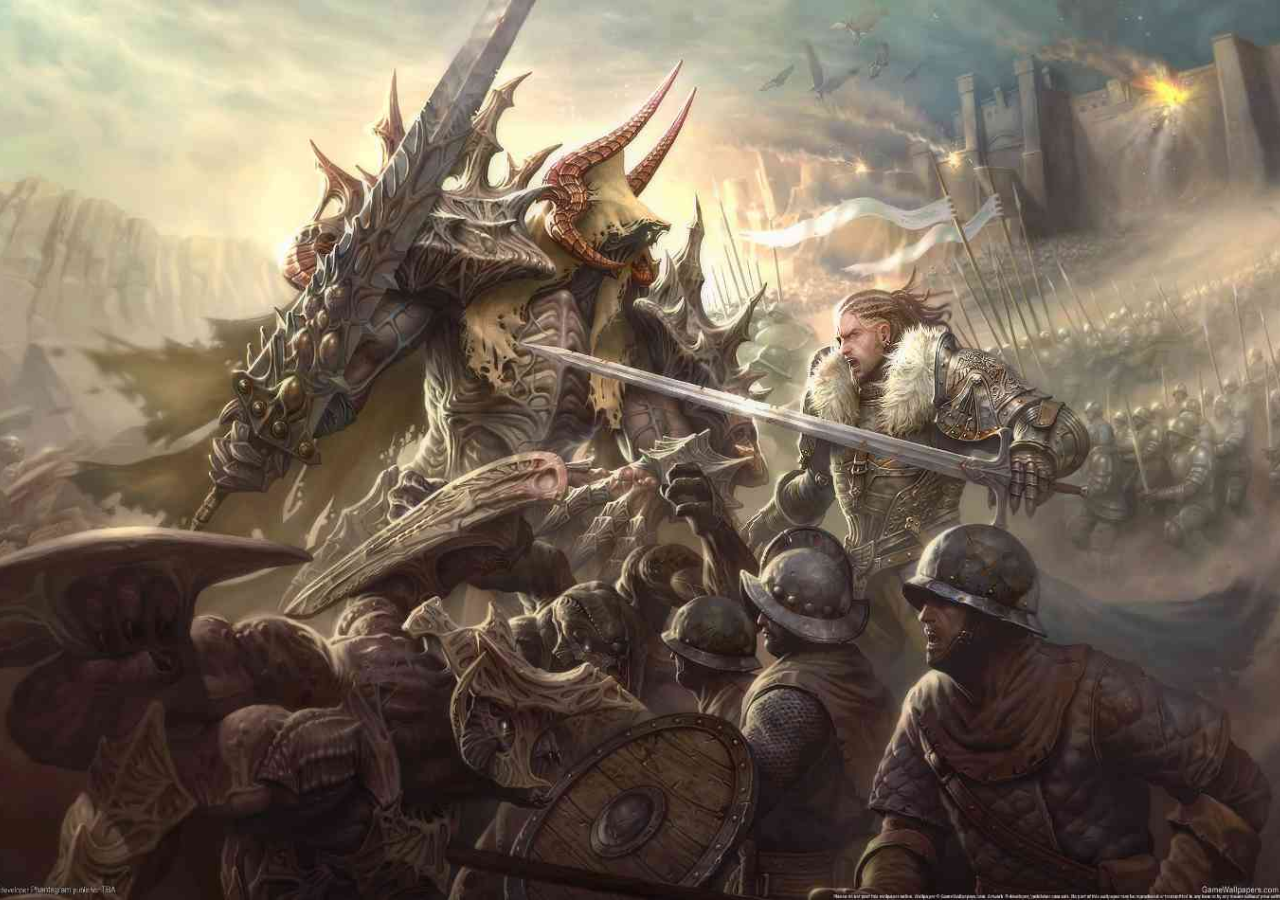
<file: index.html>
<!DOCTYPE html>
<html lang="ru"> <!-- TODO: придумать как динамически менять ru en и т.д.-->
<head>
    <meta charset="utf-8">
    <title>HEROgs</title>
    <meta name="viewport" content="width=device-width, initial-scale=1.0">
    <meta name="description" content="">
    <meta name="author" content="">

    <!--link rel="stylesheet/less" href="less/bootstrap.less" type="text/css" /-->
    <!--link rel="stylesheet/less" href="less/responsive.less" type="text/css" /-->
    <!--script src="js/less-1.3.3.min.js"></script-->
    <!--append ‘#!watch’ to the browser URL, then refresh the page. -->

    <link href="css/bootstrap.css" rel="stylesheet">
    <link href="css/bootstrap-theme.min.css" rel="stylesheet">
    <link rel="stylesheet" href="css/validationEngine.jquery.css" type="text/css"/>
    <link rel="stylesheet" href="css/index/gsv-standardize.css">
    <link rel="stylesheet" href="css/index/gsv-index-grid.css">
    <link rel="stylesheet" href="css/index/gsv-index.css">

    <!-- HTML5 shim, for IE6-8 support of HTML5 elements -->
    <!--[if lt IE 9]>
    <script src="js/html5shiv.js"></script>
    <![endif]-->

    <link rel="shortcut icon" href="favicon.ico">

</head>

<body class="body index clearfix">

<div id ="index"></div>

<script type="text/javascript" src="js/jquery-min.js"></script>
<script type="text/javascript" src="js/bootstrap.min.js"></script>
<script type="text/javascript" src="js/ejs_production.js"></script>
<script src="https://cdn.socket.io/socket.io-1.0.6.js"></script>
<script type="text/javascript" src="js/hgs_func_lib.js"></script>
<script type="text/javascript" src="js/index/index.js"></script>
<script src="js/jquery.validationEngine.js" type="text/javascript" charset="utf-8"></script>
<script type="text/javascript" src="js/validator.min.js"></script>
<script type="text/javascript" src="js/jsencrypt.min.js"></script>
</body>
</html>
</file>
<file: css/index/gsv-index-grid.css>
.fluid-span-1 {
  width: 6.5%;
}

.fluid-span-2 {
  width: 15%;
}

.fluid-span-3 {
  width: 23.5%;
}

.fluid-span-4 {
  width: 32%;
}

.fluid-span-5 {
  width: 40.5%;
}

.fluid-span-6 {
  width: 49%;
}

.fluid-span-7 {
  width: 57.5%;
}

.fluid-span-8 {
  width: 66%;
}

.fluid-span-9 {
  width: 74.5%;
}

.fluid-span-10 {
  width: 83%;
}

.fluid-span-11 {
  width: 91.5%;
}

.fluid-span-12 {
  width: 100%;
}

.fluid-offset-1 {
  margin-left: 8.5%;
}

.fluid-offset-2 {
  margin-left: 17%;
}

.fluid-offset-3 {
  margin-left: 25.5%;
}

.fluid-offset-4 {
  margin-left: 34%;
}

.fluid-offset-5 {
  margin-left: 42.5%;
}

.fluid-offset-6 {
  margin-left: 51%;
}

.fluid-offset-7 {
  margin-left: 59.5%;
}

.fluid-offset-8 {
  margin-left: 68%;
}

.fluid-offset-9 {
  margin-left: 76.5%;
}

.fluid-offset-10 {
  margin-left: 85%;
}

.fluid-offset-11 {
  margin-left: 93.5%;
}
</file>
<file: css/index/gsv-index.css>
body {
  min-width: none;
  height: 100%;
  min-height: nonepx;
  background: url('../../img/index/back7.jpg') rgb(0, 0, 0);
  background-size: cover;
  background-position: center center;
  font: 400 1em/1.38 Helvetica;
  /*
    color: rgb(255, 255, 255);
*/
  -webkit-transform: none;
  -moz-transform: none;
  -o-transform: none;
  -ms-transform: none;
  transform: none;
  -webkit-transition: none;
  -moz-transition: none;
  -o-transition: none;
  -ms-transition: none;
  transition: none;
  -webkit-filter: none;
  -moz-filter: none;
  -o-filter: none;
  -ms-filter: none;
  filter: none;
}

.element {
  width: 30.6565656565%;
  min-width: none;
  height: 174px;
  min-height: nonepx;
  margin: 207px auto 0;
  background: url('../../img/index/logo.png') rgba(0, 0, 0, 0);
  background-size: cover;
  background-position: center center;
  -webkit-transform: none;
  -moz-transform: none;
  -o-transform: none;
  -ms-transform: none;
  transform: none;
  -webkit-transition: none;
  -moz-transition: none;
  -o-transition: none;
  -ms-transition: none;
  transition: none;
  -webkit-filter: none;
  -moz-filter: none;
  -o-filter: none;
  -ms-filter: none;
  filter: none;
}

.text {
  position: relative;
  float: left;
  width: 14.3333333333%;
  min-width: none;
  min-height: 37px;
  margin-top: 16px;
  background-color: rgba(0, 0, 0, 0);
  font-size: 1em;
  font-weight: 400;
  line-height: 1.38;
    /*
  color: rgb(255, 255, 255);
    */
  -webkit-transform: none;
  -moz-transform: none;
  -o-transform: none;
  -ms-transform: none;
  transform: none;
  -webkit-transition: none;
  -moz-transition: none;
  -o-transition: none;
  -ms-transition: none;
  transition: none;
  -webkit-filter: none;
  -moz-filter: none;
  -o-filter: none;
  -ms-filter: none;
  filter: none;
}

._button {
  display: block;
  position: relative;
  float: left;
  width: 14.3999999999%;
  min-width: none;
  height: 42px;
  min-height: nonepx;
  margin-top: 33px;
  background-color: rgb(198, 0, 0);
  font-size: 1em;
  font-weight: 400;
  line-height: 1.38;
  text-align: center;
  color: rgb(255, 255, 255);
  -webkit-transform: none;
  -moz-transform: none;
  -o-transform: none;
  -ms-transform: none;
  transform: none;
  -webkit-transition: none;
  -moz-transition: none;
  -o-transition: none;
  -ms-transition: none;
  transition: none;
  -webkit-filter: none;
  -moz-filter: none;
  -o-filter: none;
  -ms-filter: none;
  filter: none;
}

.text-1 {
  z-index: 3;
  margin-left: 34.66383%;
}

.text-2 {
  z-index: 4;
  margin-left: 1.9989%;
  text-align: right;
}

._button-1 {
  clear: both;
  z-index: 1;
  margin-left: 34.63621%;
  border-radius: 5px;
}

._button-2 {
  z-index: 2;
  margin-left: 1.91604%;
  border-radius: 3px;
}

@media(max-width: 1200px) {
  .element {
    width: 47.0703125%;
    margin-top: 258px;
  }

  .text {
    position: relative;
  }

  ._button {
    position: relative;
    width: 22.5641025641%;
    margin-top: 38px;
  }

  .text-1 {
    z-index: 3;
    margin-left: 34.66667%;
  }

  .text-2 {
    z-index: 4;
    margin-left: 2%;
  }

  ._button-1 {
    z-index: 1;
    margin-left: 26.46224%;
  }

  ._button-2 {
    z-index: 2;
    margin-left: 1.93099%;
  }
}

@media(max-width: 1024px) {
  body {
    font-size: 1em;
  }

  .element {
    width: 63.4765625%;
    height: 194px;
    margin-top: 216px;
  }

  .text {
    position: relative;
    margin-top: 9px;
  }

  ._button {
    position: relative;
    width: 30.76171875%;
    margin-top: 60px;
  }

  .text-1 {
    z-index: 3;
    margin-left: 19.34662%;
  }

  .text-2 {
    z-index: 4;
    margin-left: 33.59833%;
  }

  ._button-1 {
    z-index: 1;
    margin-left: 18.35938%;
  }

  ._button-2 {
    z-index: 2;
    margin-left: 1.75629%;
  }
}

@media(max-width: 780px) {
  .element {
    margin-top: 236px;
  }

  .text {
    position: relative;
    width: 22.5641025641%;
    margin-top: 16px;
  }

  ._button {
    position: relative;
    margin-top: 33px;
  }

  .text-1 {
    z-index: 3;
    margin-left: 18.32933%;
  }

  .text-2 {
    z-index: 4;
    margin-left: 18.2091299999%;
  }

  ._button-1 {
    z-index: 1;
    margin-left: 18.31731%;
  }

  ._button-2 {
    z-index: 2;
    margin-left: 1.87901%;
  }
}

@media(max-width: 480px) {
  body {
    font-size: 1em;
  }

  .element {
    width: 96.0416666666%;
  }

  .text {
    position: relative;
    width: 30.625%;
  }

  ._button {
    position: relative;
    float: none;
    width: 79.5833333333%;
    margin-right: auto;
    margin-left: auto;
  }

  .text-1 {
    z-index: 3;
    margin-left: 10.20508%;
  }

  .text-2 {
    z-index: 4;
    margin-left: 18.33008%;
  }

  ._button-1 {
    clear: none;
    z-index: 1;
    margin-top: 0;
  }

  ._button-2 {
    z-index: 2;
    margin-top: 13px;
  }
}

.loginExist {
    color: #ff0000; /* Цвет текста */
}

.loginNoExist {
    color: #00ffff; /* Цвет текста */
}

/* Кнопка выбора русского языка слева внизу */
#sel_ru {
    position: fixed;
    left: 10px;
    bottom: 70px;
}

/* Кнопка выбора аглицкого языка слева внизу */
#sel_en {
    position: fixed;
    left: 55px;
    bottom: 70px;
}

#copyright {
    position: fixed;
    left: 10px;
    bottom: 5px;
}
</file>
<file: css/index/gsv-standardize.css>
/*! normalize.css v2.1.0 | MIT License | git.io/normalize */

/* ==========================================================================
   HTML5 display definitions
   ========================================================================== */

/**
 * Correct `block` display not defined in IE 8/9.
 */

article,
aside,
details,
figcaption,
figure,
footer,
header,
hgroup,
main,
nav,
section,
summary {
    display: block;
}

/**
 * Correct `inline-block` display not defined in IE 8/9.
 */

audio,
canvas,
video {
    display: inline-block;
}

/**
 * Prevent modern browsers from displaying `audio` without controls.
 * Remove excess height in iOS 5 devices.
 */

audio:not([controls]) {
    display: none;
    height: 0;
}

/**
 * Address styling not present in IE 8/9.
 */

[hidden] {
    display: none;
}

/* ==========================================================================
   Base
   ========================================================================== */

/**
 * 1. Set default font family to sans-serif.
 * 2. Prevent iOS text size adjust after orientation change, without disabling
 *    user zoom.
 * 3. Ensure that the HTML is always 100% height. This fixed body height issues in Chrome for example.
 */

html {
    font-family: sans-serif; /* 1 */
    -webkit-text-size-adjust: 100%; /* 2 */
    -ms-text-size-adjust: 100%; /* 2 */
    min-height: 100%;
}

/**
 * Remove default margin.
 */

body {
    margin: 0;
}

/* ==========================================================================
   Links
   ========================================================================== */

/**
 * Address `outline` inconsistency between Chrome and other browsers.
 */

a:focus {
    outline: thin dotted;
}

/**
 * Improve readability when focused and also mouse hovered in all browsers.
 */

a:active,
a:hover {
    outline: 0;
}

/* ==========================================================================
   Typography
   ========================================================================== */

/**
 * Address variable `h1` font-size and margin within `section` and `article`
 * contexts in Firefox 4+, Safari 5, and Chrome.
 */

h1 {
    font-size: 2em;
    margin: 0.67em 0;
}

/**
 * Address styling not present in IE 8/9, Safari 5, and Chrome.
 */

abbr[title] {
    border-bottom: 1px dotted;
}

/**
 * Address style set to `bolder` in Firefox 4+, Safari 5, and Chrome.
 */

b,
strong {
    font-weight: bold;
}

/**
 * Address styling not present in Safari 5 and Chrome.
 */

dfn {
    font-style: italic;
}

/**
 * Address differences between Firefox and other browsers.
 */

hr {
    -moz-box-sizing: content-box;
    box-sizing: content-box;
    height: 0;
}

/**
 * Address styling not present in IE 8/9.
 */

mark {
    background: #ff0;
    color: #000;
}

/**
 * Correct font family set oddly in Safari 5 and Chrome.
 */

code,
kbd,
pre,
samp {
    font-family: monospace, serif;
    font-size: 1em;
}

/**
 * Improve readability of pre-formatted text in all browsers.
 */

pre {
    white-space: pre-wrap;
}

/**
 * Set consistent quote types.
 */

q {
    quotes: "\201C" "\201D" "\2018" "\2019";
}

/**
 * Address inconsistent and variable font size in all browsers.
 */

small {
    font-size: 80%;
}

/**
 * Prevent `sub` and `sup` affecting `line-height` in all browsers.
 */

sub,
sup {
    font-size: 75%;
    line-height: 0;
    position: relative;
    vertical-align: baseline;
}

sup {
    top: -0.5em;
}

sub {
    bottom: -0.25em;
}

/* ==========================================================================
   Embedded content
   ========================================================================== */

/**
 * Remove border when inside `a` element in IE 8/9.
 */

img {
    border: 0;
}

/**
 * Correct overflow displayed oddly in IE 9.
 */

svg:not(:root) {
    overflow: hidden;
}

/* ==========================================================================
   Figures
   ========================================================================== */

/**
 * Address margin not present in IE 8/9 and Safari 5.
 */

figure {
    margin: 0;
}

/* ==========================================================================
   Forms
   ========================================================================== */

/**
 * Define consistent border, margin, and padding.
 */
fieldset {
    margin: 0 2px;
    padding: 0.35em 0.625em 0.75em;
}

/**
 * 1. Correct `color` not being inherited in IE 8/9.
 * 2. Remove padding so people aren't caught out if they zero out fieldsets.
 */

legend {
    border: 0; /* 1 */
    padding: 0; /* 2 */
}

/**
 * 1. Correct font family not being inherited in all browsers.
 * 2. Correct font size not being inherited in all browsers.
 * 3. Address margins set differently in Firefox 4+, Safari 5, and Chrome.
 */

button,
input,
select,
textarea {
    font-family: inherit; /* 1 */
    font-size: 100%; /* 2 */
    font-weight: inherit; /* 1 */
    margin: 0; /* 3 */
    padding: 0;
}

/**
 * Remove the default button background color that browsers set
 */

button {
    background: transparent;
}

/**
 * Address Firefox 4+ setting `line-height` on `input` using `!important` in
 * the UA stylesheet.
 */

button,
input {
    line-height: normal;
}

/**
 * Address inconsistent `text-transform` inheritance for `button` and `select`.
 * All other form control elements do not inherit `text-transform` values.
 * Correct `button` style inheritance in Chrome, Safari 5+, and IE 8+.
 * Correct `select` style inheritance in Firefox 4+ and Opera.
 */

button,
select {
    text-transform: none;
}

/**
 * Make sure selects don't get the default browser styles.
 */
select {
  -webkit-appearance: none;
}


/**
 * 1. Avoid the WebKit bug in Android 4.0.* where (2) destroys native `audio`
 *    and `video` controls.
 * 2. Correct inability to style clickable `input` types in iOS.
 * 3. Improve usability and consistency of cursor style between image-type
 *    `input` and others.
 */

button,
html input[type="button"], /* 1 */
input[type="reset"],
input[type="submit"] {
    -webkit-appearance: button; /* 2 */
    cursor: pointer; /* 3 */
}

/**
 * Re-set default cursor for disabled elements.
 */

button[disabled],
html input[disabled] {
    cursor: default;
}

/**
 * 1. Address box sizing set to `content-box` in IE 8/9.
 * 2. Remove excess padding in IE 8/9.
 */

input[type="checkbox"],
input[type="radio"] {
    box-sizing: border-box; /* 1 */
    padding: 0; /* 2 */
}

/**
 * 1. Address `appearance` set to `searchfield` in Safari 5 and Chrome.
 * 2. Address `box-sizing` set to `border-box` in Safari 5 and Chrome
 *    (include `-moz` to future-proof).
 */

input[type="search"] {
    -webkit-appearance: textfield; /* 1 */
    -moz-box-sizing: content-box;
    -webkit-box-sizing: content-box; /* 2 */
    box-sizing: content-box;
}

/**
 * Remove inner padding and search cancel button in Safari 5 and Chrome
 * on OS X.
 */

input[type="search"]::-webkit-search-cancel-button,
input[type="search"]::-webkit-search-decoration {
    -webkit-appearance: none;
}

/**
 * Remove inner padding and border in Firefox 4+.
 */

button::-moz-focus-inner,
input::-moz-focus-inner {
    border: 0;
    padding: 0;
}

/**
 * 1. Remove default vertical scrollbar in IE 8/9.
 * 2. Improve readability and alignment in all browsers.
 * 3. Disable resizing by default.
 */

textarea {
    overflow: auto; /* 1 */
    vertical-align: top; /* 2 */
    resize: none; /* 3 */
}

/* ==========================================================================
   Tables
   ========================================================================== */

/**
 * Remove most spacing between table cells.
 */

table {
    border-collapse: collapse;
    border-spacing: 0;
}



html, body, div, span, applet, object, iframe,
h1, h2, h3, h4, h5, h6, p, blockquote, pre,
a, abbr, acronym, address, big, cite, code,
del, dfn, em, font, img, ins, kbd, q, s, samp,
small, strike, strong, sub, sup, tt, var,
dl, dt, dd, ol, ul, li,
fieldset, form, label, legend,
table, caption, tbody, tfoot, thead, tr, th, td {
  margin: 0;
  padding: 0;
  border: 0;
  outline: 0;
  font-weight: inherit;
  font-style: inherit;
  font-size: 100%;
  font-family: inherit;
  vertical-align: baseline;
}
/* remember to define focus styles! */
:focus {
  outline: 0;
}
body {
  line-height: 1;
  color: black;
  background: white;
}
ol, ul, li {
  list-style: none;
}
/* tables still need 'cellspacing="0"' in the markup */
table {
  border-collapse: separate;
  border-spacing: 0;
}
caption, th, td {
  text-align: left;
  font-weight: normal;
}
blockquote:before, blockquote:after,
q:before, q:after {
  content: "";
}
blockquote, q {
  quotes: "" "";
}
a,
a:hover,
a:visited {
  text-decoration: none;
}
button,
input,
fieldset,
textarea,
select {
  font-size: inherit;
  color: inherit;
  border: none;
}
img {
  width: 100%;
  height: auto;
}
.clearfix:before, .clearfix:after { content: ""; display: table; }
.clearfix:after { clear: both; }
.clearfix { *zoom: 1; }

* {
  -moz-box-sizing: border-box;
  box-sizing: border-box;
}
</file>
